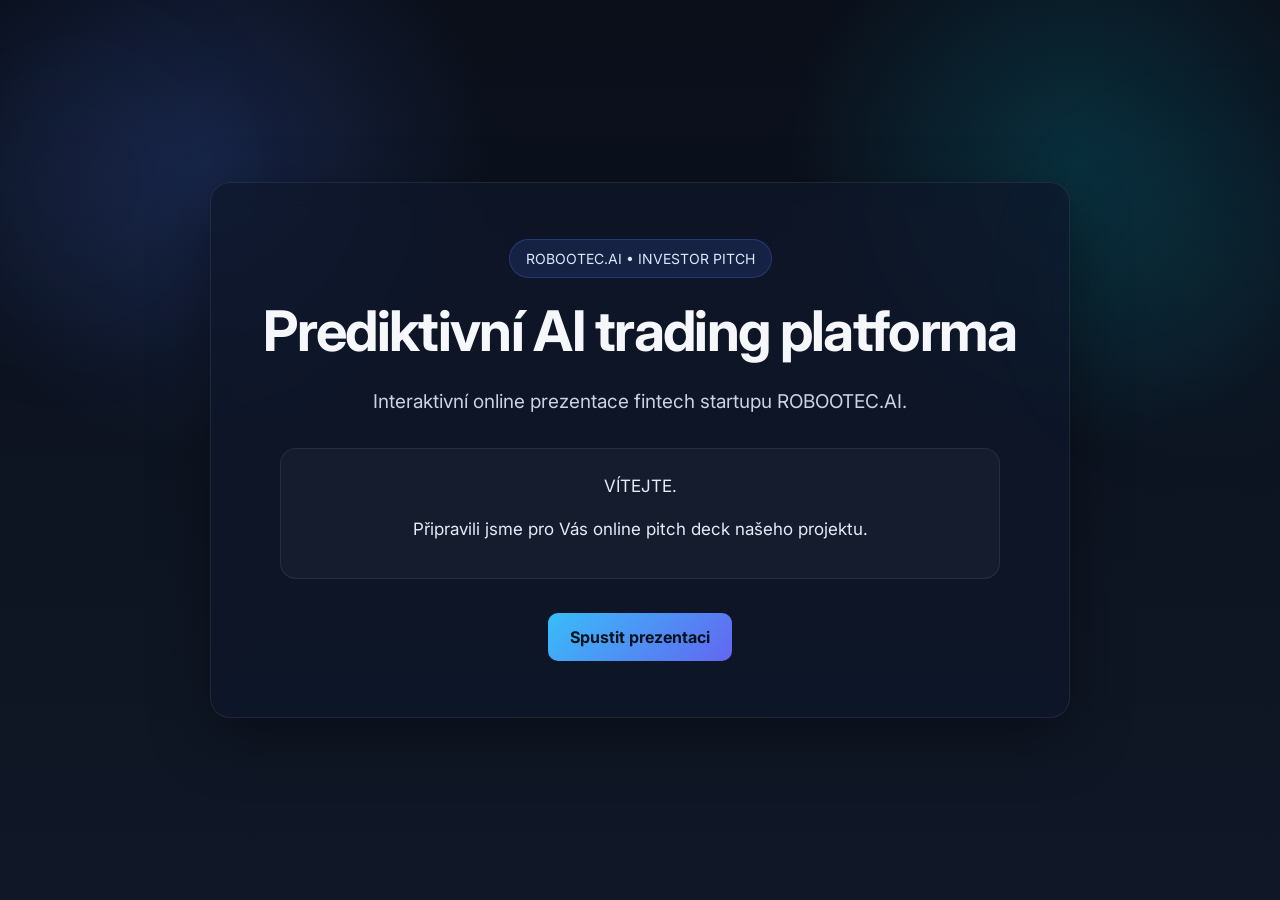
<file: index.html>
<!DOCTYPE html>
<html lang="cs">
<head>
  <meta charset="UTF-8">
  <meta name="viewport" content="width=device-width, initial-scale=1.0">
  <title>ROBOOTEC.AI — Investor Pitch</title>
  <link rel="preconnect" href="https://fonts.googleapis.com">
  <link rel="preconnect" href="https://fonts.gstatic.com" crossorigin>
  <link href="https://fonts.googleapis.com/css2?family=Inter:wght@400;500;600;700;800&display=swap" rel="stylesheet">
  <link rel="stylesheet" href="style.css">
</head>

<body class="landing-page">

<div class="landing-wrapper">

  <div class="landing-card">

    <div class="landing-badge">
      ROBOOTEC.AI • INVESTOR PITCH
    </div>

    <h1 class="landing-title-main">
      Prediktivní AI trading platforma
    </h1>

    <p class="landing-subtitle-main">
      Interaktivní online prezentace fintech startupu ROBOOTEC.AI.
    </p>

<div class="landing-founder-box">
  <p class="landing-founder-text">
    VÍTEJTE. 
  </p>

  <p class="landing-founder-text">
    Připravili jsme pro Vás online pitch deck našeho projektu.
  </p>
</div>

    <div class="landing-buttons">
      <a href="slides/slide1.html" class="btn btn-primary">
        Spustit prezentaci
      </a>
    </div>

  </div>

</div>

</body>
</html>
</file>
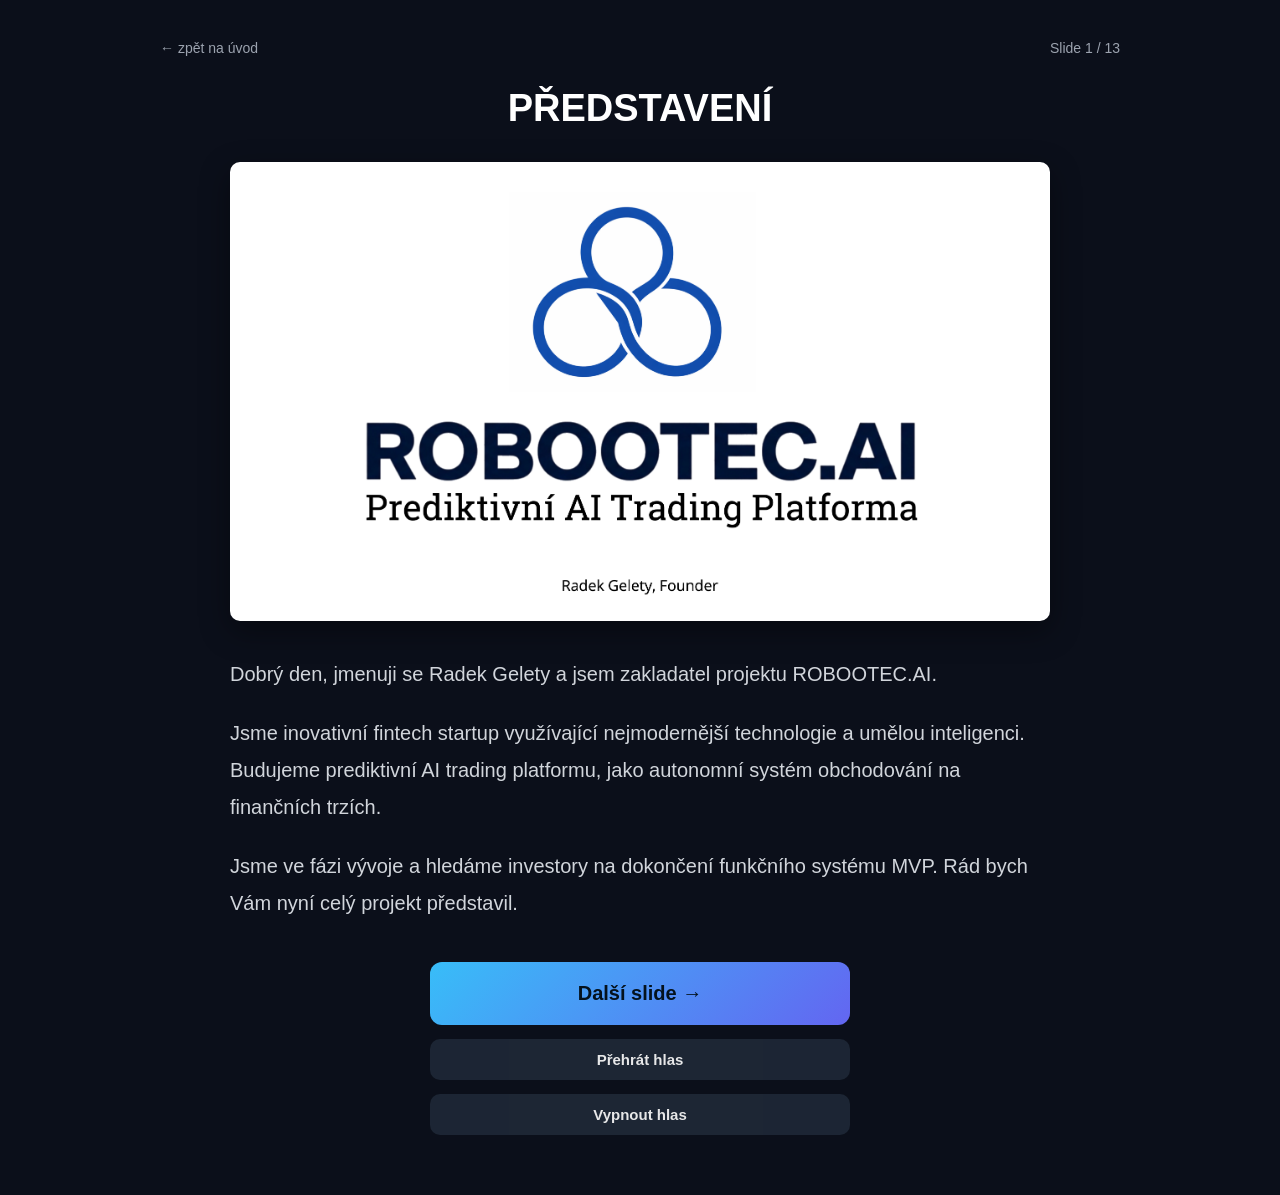
<file: slides/slide1.html>
<!DOCTYPE html>
<html lang="cs">

<head>
<meta charset="UTF-8">
<meta name="viewport" content="width=device-width, initial-scale=1.0">
<title>ROBOOTEC.AI — Slide 1</title>
<link rel="stylesheet" href="../style.css">
</head>

<body class="slide-page">

<div class="slide-container">

  <div class="slide-header">
    <a href="../index.html" class="back-link">← zpět na úvod</a>
    <div class="slide-counter">Slide 1 / 13</div>
  </div>

  <h1 class="slide-title-main">
    PŘEDSTAVENÍ
  </h1>

  <img src="slide1.jpg" class="slide-image" alt="Slide 1">

  <div class="slide-description">

    <p>
      Dobrý den, jmenuji se Radek Gelety a jsem zakladatel projektu ROBOOTEC.AI.
    </p>

    <p>
      Jsme inovativní fintech startup využívající nejmodernější technologie a umělou inteligenci. Budujeme prediktivní AI trading platformu, jako autonomní systém obchodování na finančních trzích.
    </p>

    <p>
      Jsme ve fázi vývoje a hledáme investory na dokončení funkčního systému MVP. Rád bych Vám nyní celý projekt představil.
    </p>

  </div>

  <div class="slide-buttons">
    <a href="slide2.html" class="btn btn-primary">Další slide →</a>
    <button onclick="playVoice()" class="btn btn-secondary">Přehrát hlas</button>
    <button onclick="stopVoice()" class="btn btn-secondary">Vypnout hlas</button>
  </div>

  <audio id="slideAudio">
    <source src="slide1.mp3" type="audio/mpeg">
  </audio>

</div>

<script>
function playVoice(){
  const audio = document.getElementById("slideAudio");
  audio.play();
}

function stopVoice(){
  const audio = document.getElementById("slideAudio");
  audio.pause();
  audio.currentTime = 0;
}
</script>

</body>
</html>
</file>
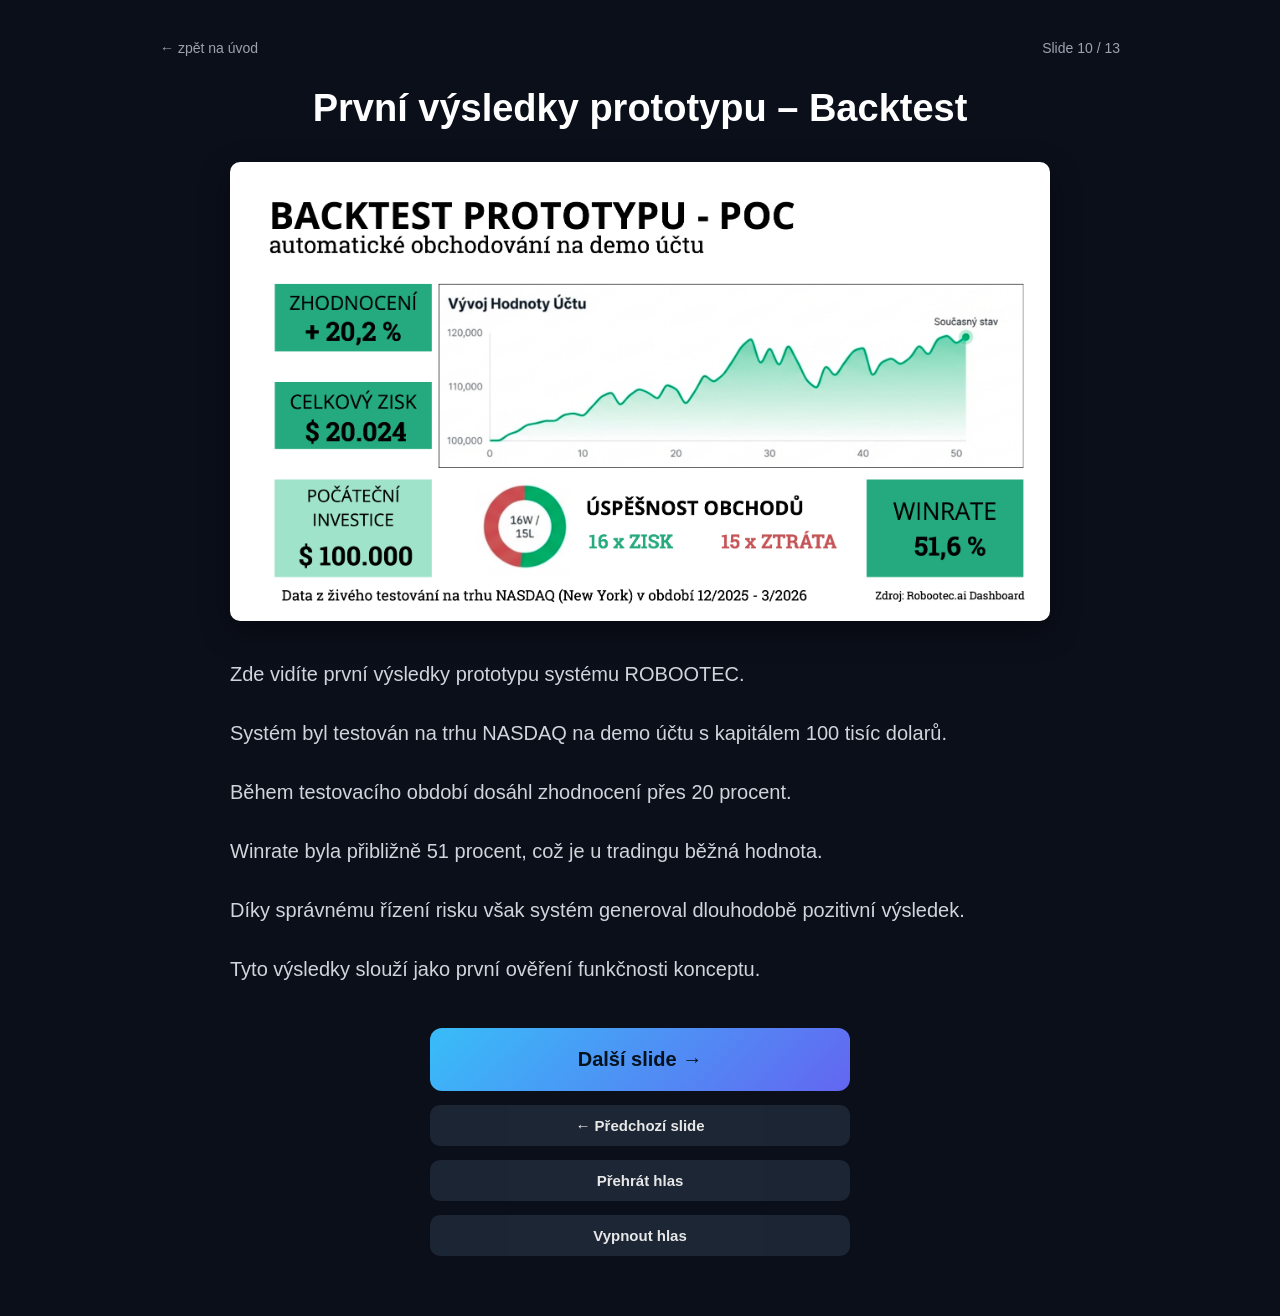
<file: slides/slide10.html>
<!DOCTYPE html>
<html lang="cs">

<head>
<meta charset="UTF-8">
<meta name="viewport" content="width=device-width, initial-scale=1.0">
<title>ROBOOTEC.AI — Slide 10</title>
<link rel="stylesheet" href="../style.css">
</head>

<body class="slide-page">

<div class="slide-container">

<div class="slide-header">
<a href="../index.html" class="back-link">← zpět na úvod</a>
<div class="slide-counter">Slide 10 / 13</div>
</div>

<h1 class="slide-title-main">
První výsledky prototypu – Backtest
</h1>

<img src="slide10.jpg" class="slide-image" alt="Slide 10">

<div class="slide-description">

<p>
Zde vidíte první výsledky prototypu systému ROBOOTEC.
</p>

<p>
Systém byl testován na trhu NASDAQ na demo účtu s kapitálem 100 tisíc dolarů.
</p>

<p>
Během testovacího období dosáhl zhodnocení přes 20 procent.
</p>

<p>
Winrate byla přibližně 51 procent, což je u tradingu běžná hodnota.
</p>

<p>
Díky správnému řízení risku však systém generoval dlouhodobě pozitivní výsledek.
</p>

<p>
Tyto výsledky slouží jako první ověření funkčnosti konceptu.
</p>

</div>

<div class="slide-buttons">

<a href="slide9.html" class="btn btn-secondary">
← Předchozí slide
</a>

<button onclick="playVoice()" class="btn btn-secondary">
Přehrát hlas
</button>

<button onclick="stopVoice()" class="btn btn-secondary">
Vypnout hlas
</button>

<a href="slide11.html" class="btn btn-primary">
Další slide →
</a>

</div>

</div>

<script src="../voice.js"></script>

<script>
const text = document.querySelector(".slide-description").innerText;

function playVoice(){
speakText(text);
}
</script>

</body>
</html>
</file>
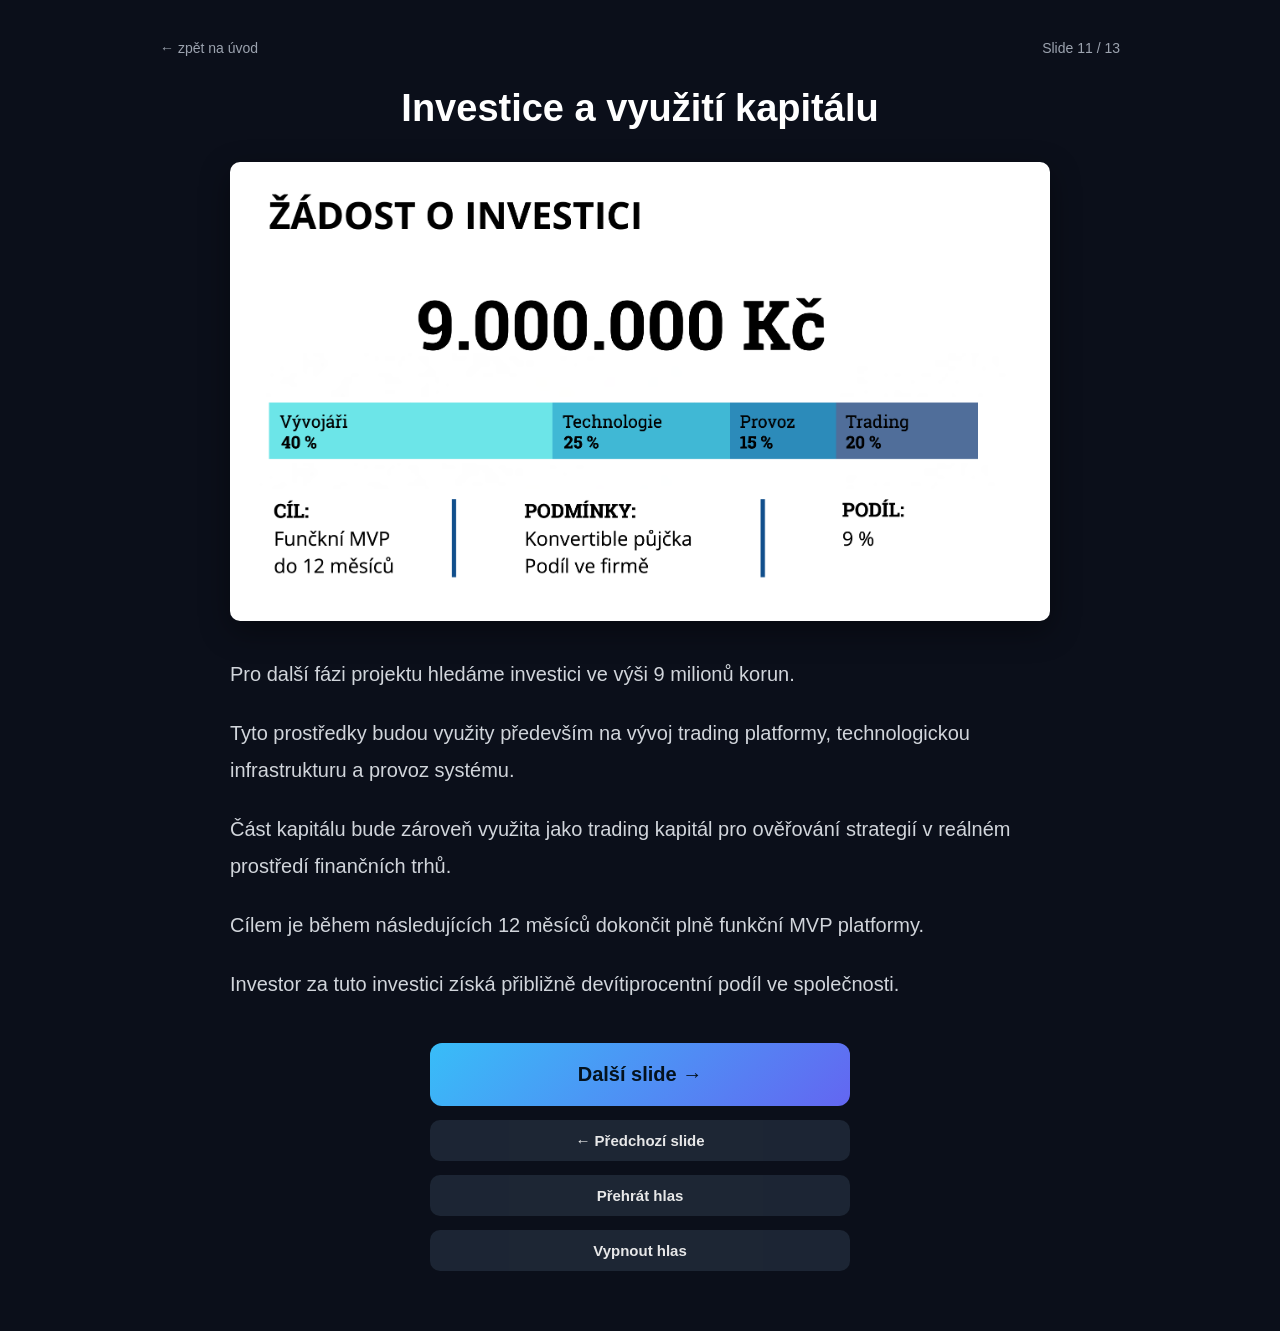
<file: slides/slide11.html>
<!DOCTYPE html>
<html lang="cs">

<head>
<meta charset="UTF-8">
<meta name="viewport" content="width=device-width, initial-scale=1.0">
<title>ROBOOTEC.AI — Slide 11</title>
<link rel="stylesheet" href="../style.css">
</head>

<body class="slide-page">

<div class="slide-container">

<div class="slide-header">
<a href="../index.html" class="back-link">← zpět na úvod</a>
<div class="slide-counter">Slide 11 / 13</div>
</div>

<h1 class="slide-title-main">
Investice a využití kapitálu
</h1>

<img src="slide11.jpg" class="slide-image" alt="Slide 11">

<div class="slide-description">

<p>
Pro další fázi projektu hledáme investici ve výši 9 milionů korun.
</p>

<p>
Tyto prostředky budou využity především na vývoj trading platformy, technologickou infrastrukturu a provoz systému.
</p>

<p>
Část kapitálu bude zároveň využita jako trading kapitál pro ověřování strategií v reálném prostředí finančních trhů.
</p>

<p>
Cílem je během následujících 12 měsíců dokončit plně funkční MVP platformy.
</p>

<p>
Investor za tuto investici získá přibližně devítiprocentní podíl ve společnosti.
</p>

</div>

<div class="slide-buttons">

<a href="slide10.html" class="btn btn-secondary">
← Předchozí slide
</a>

<button onclick="playVoice()" class="btn btn-secondary">
Přehrát hlas
</button>

<button onclick="stopVoice()" class="btn btn-secondary">
Vypnout hlas
</button>

<a href="slide12.html" class="btn btn-primary">
Další slide →
</a>

</div>

</div>

<script src="../voice.js"></script>

<script>
const text = document.querySelector(".slide-description").innerText;

function playVoice(){
speakText(text);
}
</script>

</body>
</html>
</file>
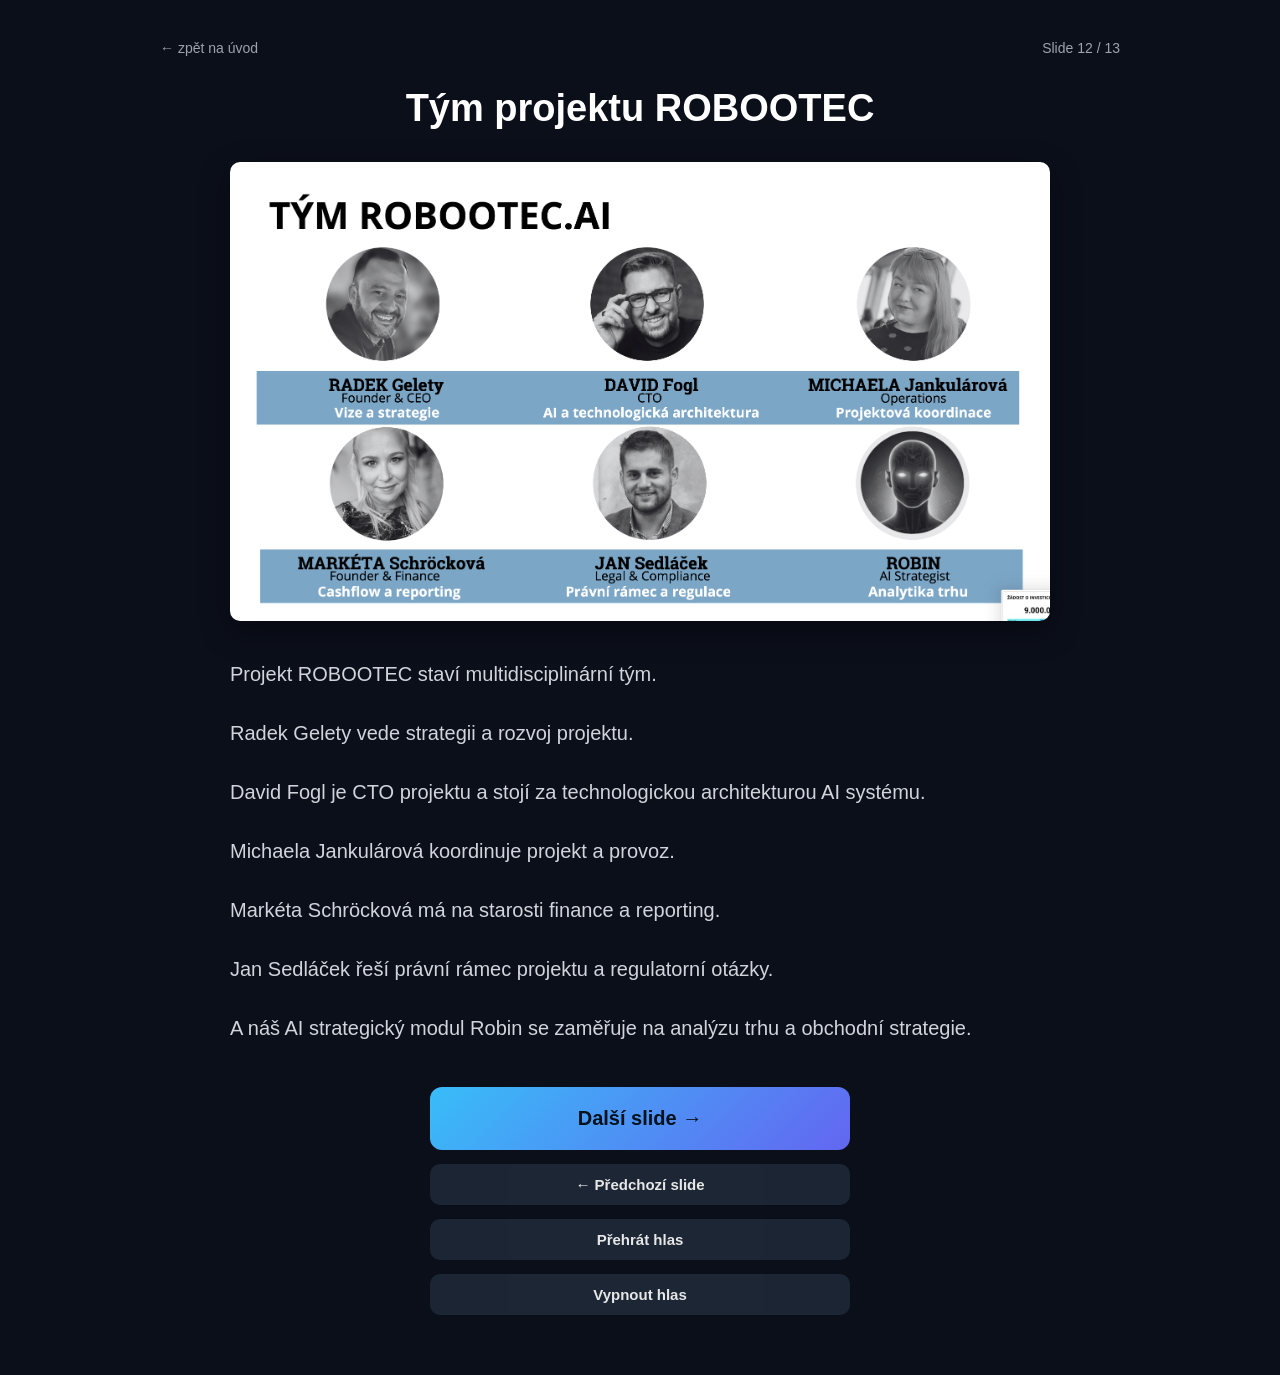
<file: slides/slide12.html>
<!DOCTYPE html>
<html lang="cs">

<head>
<meta charset="UTF-8">
<meta name="viewport" content="width=device-width, initial-scale=1.0">
<title>ROBOOTEC.AI — Slide 12</title>
<link rel="stylesheet" href="../style.css">
</head>

<body class="slide-page">

<div class="slide-container">

<div class="slide-header">
<a href="../index.html" class="back-link">← zpět na úvod</a>
<div class="slide-counter">Slide 12 / 13</div>
</div>

<h1 class="slide-title-main">
Tým projektu ROBOOTEC
</h1>

<img src="slide12.jpg" class="slide-image" alt="Slide 12">

<div class="slide-description">

<p>
Projekt ROBOOTEC staví multidisciplinární tým.
</p>

<p>
Radek Gelety vede strategii a rozvoj projektu.
</p>

<p>
David Fogl je CTO projektu a stojí za technologickou architekturou AI systému.
</p>

<p>
Michaela Jankulárová koordinuje projekt a provoz.
</p>

<p>
Markéta Schröcková má na starosti finance a reporting.
</p>

<p>
Jan Sedláček řeší právní rámec projektu a regulatorní otázky.
</p>

<p>
A náš AI strategický modul Robin se zaměřuje na analýzu trhu a obchodní strategie.
</p>

</div>

<div class="slide-buttons">

<a href="slide11.html" class="btn btn-secondary">
← Předchozí slide
</a>

<button onclick="playVoice()" class="btn btn-secondary">
Přehrát hlas
</button>

<button onclick="stopVoice()" class="btn btn-secondary">
Vypnout hlas
</button>

<a href="slide13.html" class="btn btn-primary">
Další slide →
</a>

</div>

</div>

<script src="../voice.js"></script>

<script>
const text = document.querySelector(".slide-description").innerText;

function playVoice(){
speakText(text);
}
</script>

</body>
</html>
</file>
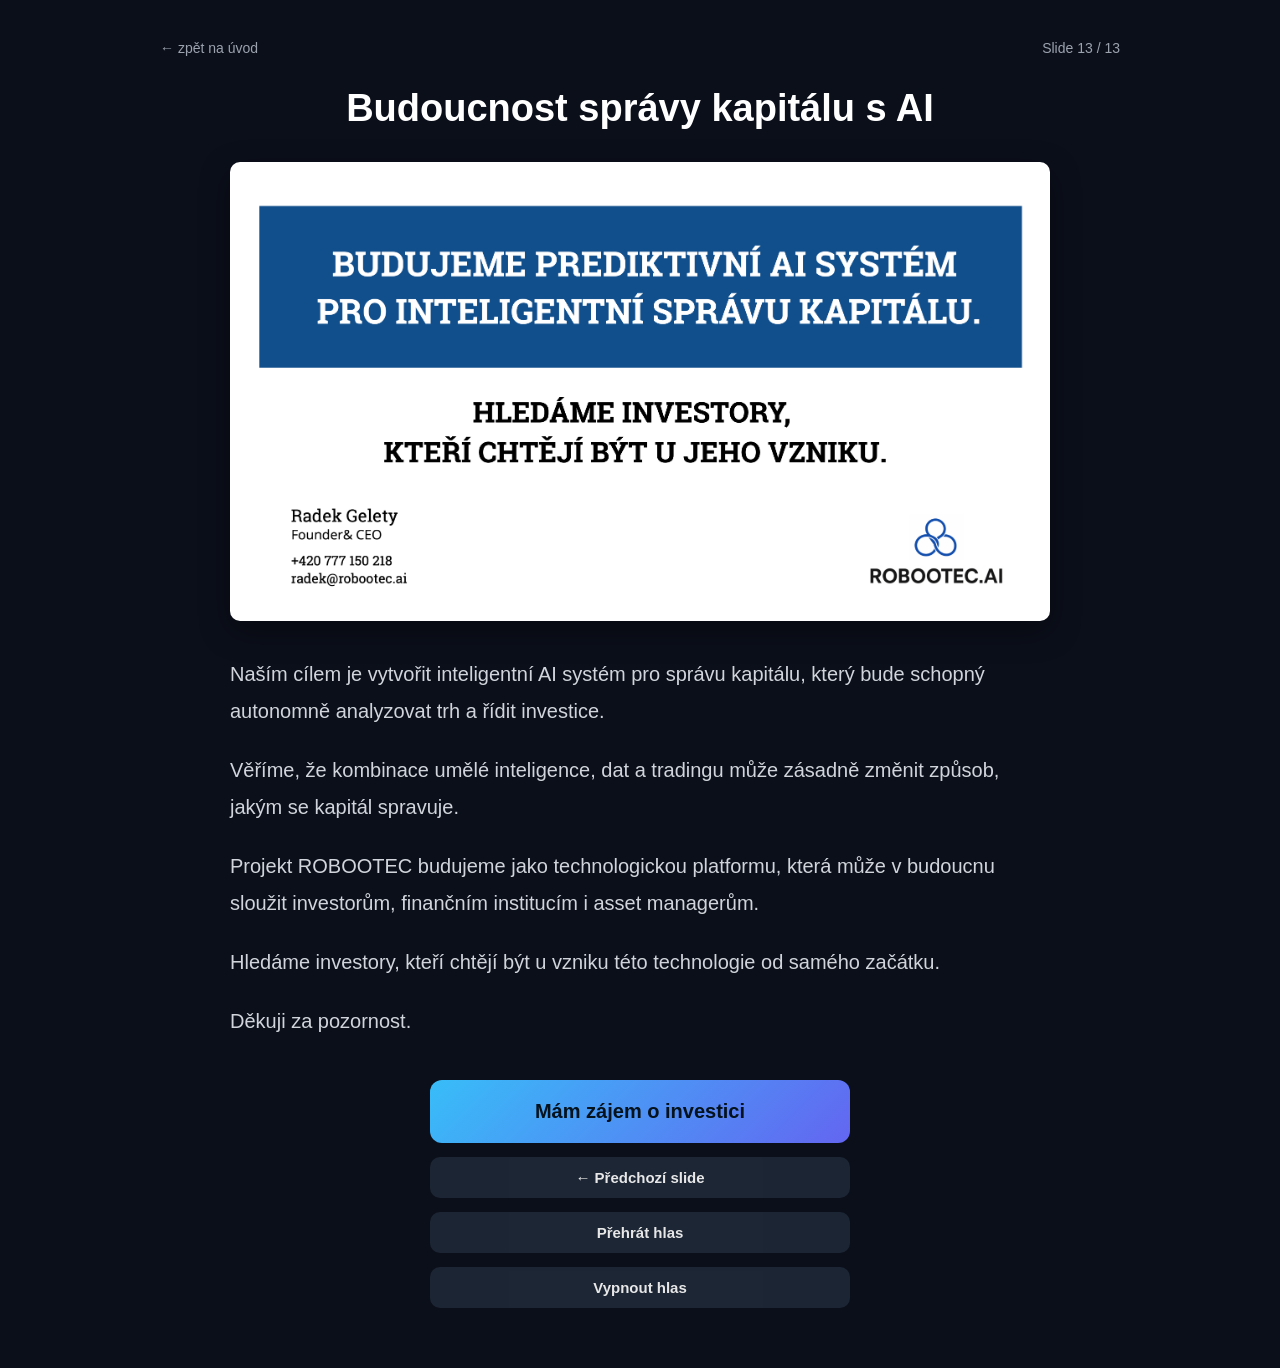
<file: slides/slide13.html>
<!DOCTYPE html>
<html lang="cs">

<head>
<meta charset="UTF-8">
<meta name="viewport" content="width=device-width, initial-scale=1.0">
<title>ROBOOTEC.AI — Slide 13</title>
<link rel="stylesheet" href="../style.css">
</head>

<body class="slide-page">

<div class="slide-container">

<div class="slide-header">
<a href="../index.html" class="back-link">← zpět na úvod</a>
<div class="slide-counter">Slide 13 / 13</div>
</div>

<h1 class="slide-title-main">
Budoucnost správy kapitálu s AI
</h1>

<img src="slide13.jpg" class="slide-image" alt="Slide 13">

<div class="slide-description">

<p>
Naším cílem je vytvořit inteligentní AI systém pro správu kapitálu, který bude schopný autonomně analyzovat trh a řídit investice.
</p>

<p>
Věříme, že kombinace umělé inteligence, dat a tradingu může zásadně změnit způsob, jakým se kapitál spravuje.
</p>

<p>
Projekt ROBOOTEC budujeme jako technologickou platformu, která může v budoucnu sloužit investorům, finančním institucím i asset managerům.
</p>

<p>
Hledáme investory, kteří chtějí být u vzniku této technologie od samého začátku.
</p>

<p>
Děkuji za pozornost.
</p>

</div>

<div class="slide-buttons">

<a href="slide12.html" class="btn btn-secondary">
← Předchozí slide
</a>

<button onclick="playVoice()" class="btn btn-secondary">
Přehrát hlas
</button>

<button onclick="stopVoice()" class="btn btn-secondary">
Vypnout hlas
</button>

<a href="mailto:radek@robootec.ai" class="btn btn-primary">
Mám zájem o investici
</a>

</div>

</div>

<script src="../voice.js"></script>

<script>
const text = document.querySelector(".slide-description").innerText;

function playVoice(){
speakText(text);
}
</script>

</body>
</html>
</file>
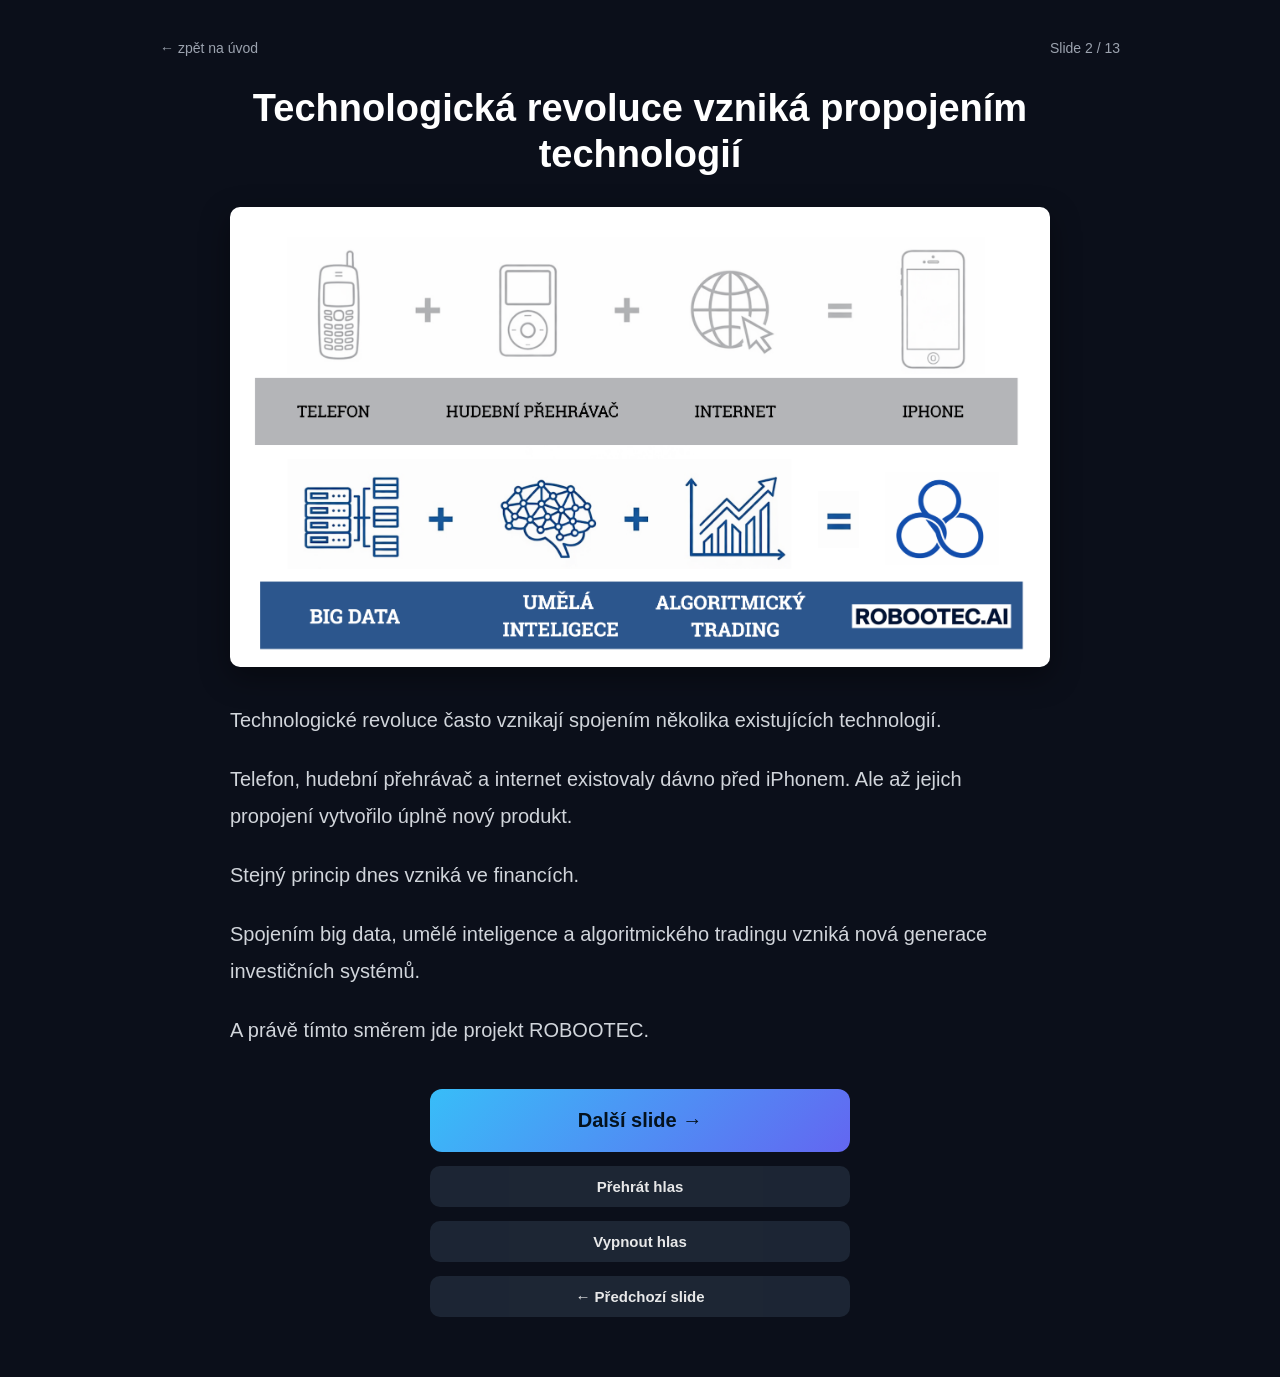
<file: slides/slide2.html>
<!DOCTYPE html>
<html lang="cs">

<head>
<meta charset="UTF-8">
<meta name="viewport" content="width=device-width, initial-scale=1.0">
<title>ROBOOTEC.AI — Slide 2</title>
<link rel="stylesheet" href="../style.css">
</head>

<body class="slide-page">

<div class="slide-container">

  <div class="slide-header">
    <a href="../index.html" class="back-link">← zpět na úvod</a>
    <div class="slide-counter">Slide 2 / 13</div>
  </div>

  <h1 class="slide-title-main">
    Technologická revoluce vzniká propojením technologií
  </h1>

  <img src="slide2.jpg" class="slide-image" alt="Slide 2">

  <div class="slide-description">

    <p>
      Technologické revoluce často vznikají spojením několika existujících technologií.
    </p>

    <p>
      Telefon, hudební přehrávač a internet existovaly dávno před iPhonem. Ale až jejich propojení vytvořilo úplně nový produkt.
    </p>

    <p>
      Stejný princip dnes vzniká ve financích.
    </p>

    <p>
      Spojením big data, umělé inteligence a algoritmického tradingu vzniká nová generace investičních systémů.
    </p>

    <p>
      A právě tímto směrem jde projekt ROBOOTEC.
    </p>

  </div>

  <div class="slide-buttons">

    <a href="slide3.html" class="btn btn-primary">
      Další slide →
    </a>

    <button onclick="playVoice()" class="btn btn-secondary">
      Přehrát hlas
    </button>

    <button onclick="stopVoice()" class="btn btn-secondary">
      Vypnout hlas
    </button>

    <a href="slide1.html" class="btn btn-secondary">
      ← Předchozí slide
    </a>

  </div>

  <audio id="slideAudio">
    <source src="slide2.mp3" type="audio/mpeg">
  </audio>

</div>

<script>
function playVoice(){
  const audio = document.getElementById("slideAudio");
  audio.play();
}

function stopVoice(){
  const audio = document.getElementById("slideAudio");
  audio.pause();
  audio.currentTime = 0;
}
</script>

</body>
</html>
</file>
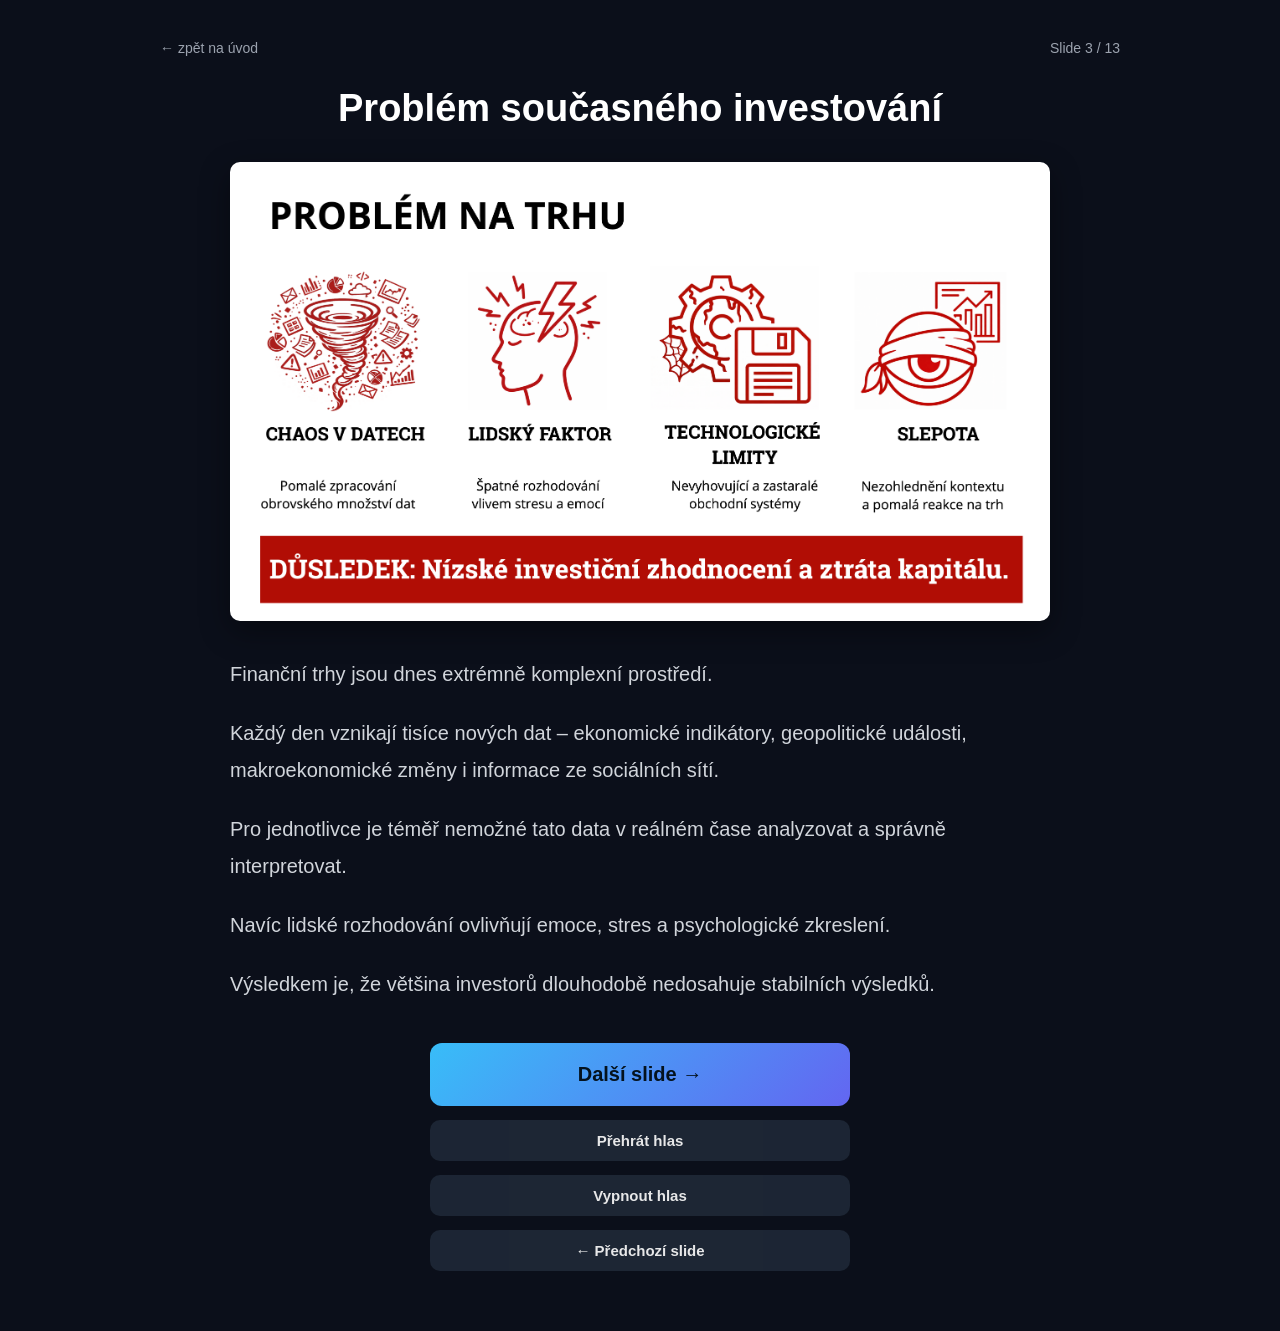
<file: slides/slide3.html>
<!DOCTYPE html>
<html lang="cs">

<head>
<meta charset="UTF-8">
<meta name="viewport" content="width=device-width, initial-scale=1.0">
<title>ROBOOTEC.AI — Slide 3</title>
<link rel="stylesheet" href="../style.css">
</head>

<body class="slide-page">

<div class="slide-container">

  <div class="slide-header">
    <a href="../index.html" class="back-link">← zpět na úvod</a>
    <div class="slide-counter">Slide 3 / 13</div>
  </div>

  <h1 class="slide-title-main">
    Problém současného investování
  </h1>

  <img src="slide3.jpg" class="slide-image" alt="Slide 3">

  <div class="slide-description">

    <p>
      Finanční trhy jsou dnes extrémně komplexní prostředí.
    </p>

    <p>
      Každý den vznikají tisíce nových dat – ekonomické indikátory, geopolitické události, makroekonomické změny i informace ze sociálních sítí.
    </p>

    <p>
      Pro jednotlivce je téměř nemožné tato data v reálném čase analyzovat a správně interpretovat.
    </p>

    <p>
      Navíc lidské rozhodování ovlivňují emoce, stres a psychologické zkreslení.
    </p>

    <p>
      Výsledkem je, že většina investorů dlouhodobě nedosahuje stabilních výsledků.
    </p>

  </div>

  <div class="slide-buttons">

    <a href="slide4.html" class="btn btn-primary">
      Další slide →
    </a>

    <button onclick="playVoice()" class="btn btn-secondary">
      Přehrát hlas
    </button>

    <button onclick="stopVoice()" class="btn btn-secondary">
      Vypnout hlas
    </button>

    <a href="slide2.html" class="btn btn-secondary">
      ← Předchozí slide
    </a>

  </div>

  <audio id="slideAudio">
    <source src="slide3.mp3" type="audio/mpeg">
  </audio>

</div>

<script>
function playVoice(){
  const audio = document.getElementById("slideAudio");
  audio.play();
}

function stopVoice(){
  const audio = document.getElementById("slideAudio");
  audio.pause();
  audio.currentTime = 0;
}
</script>

</body>
</html>
</file>
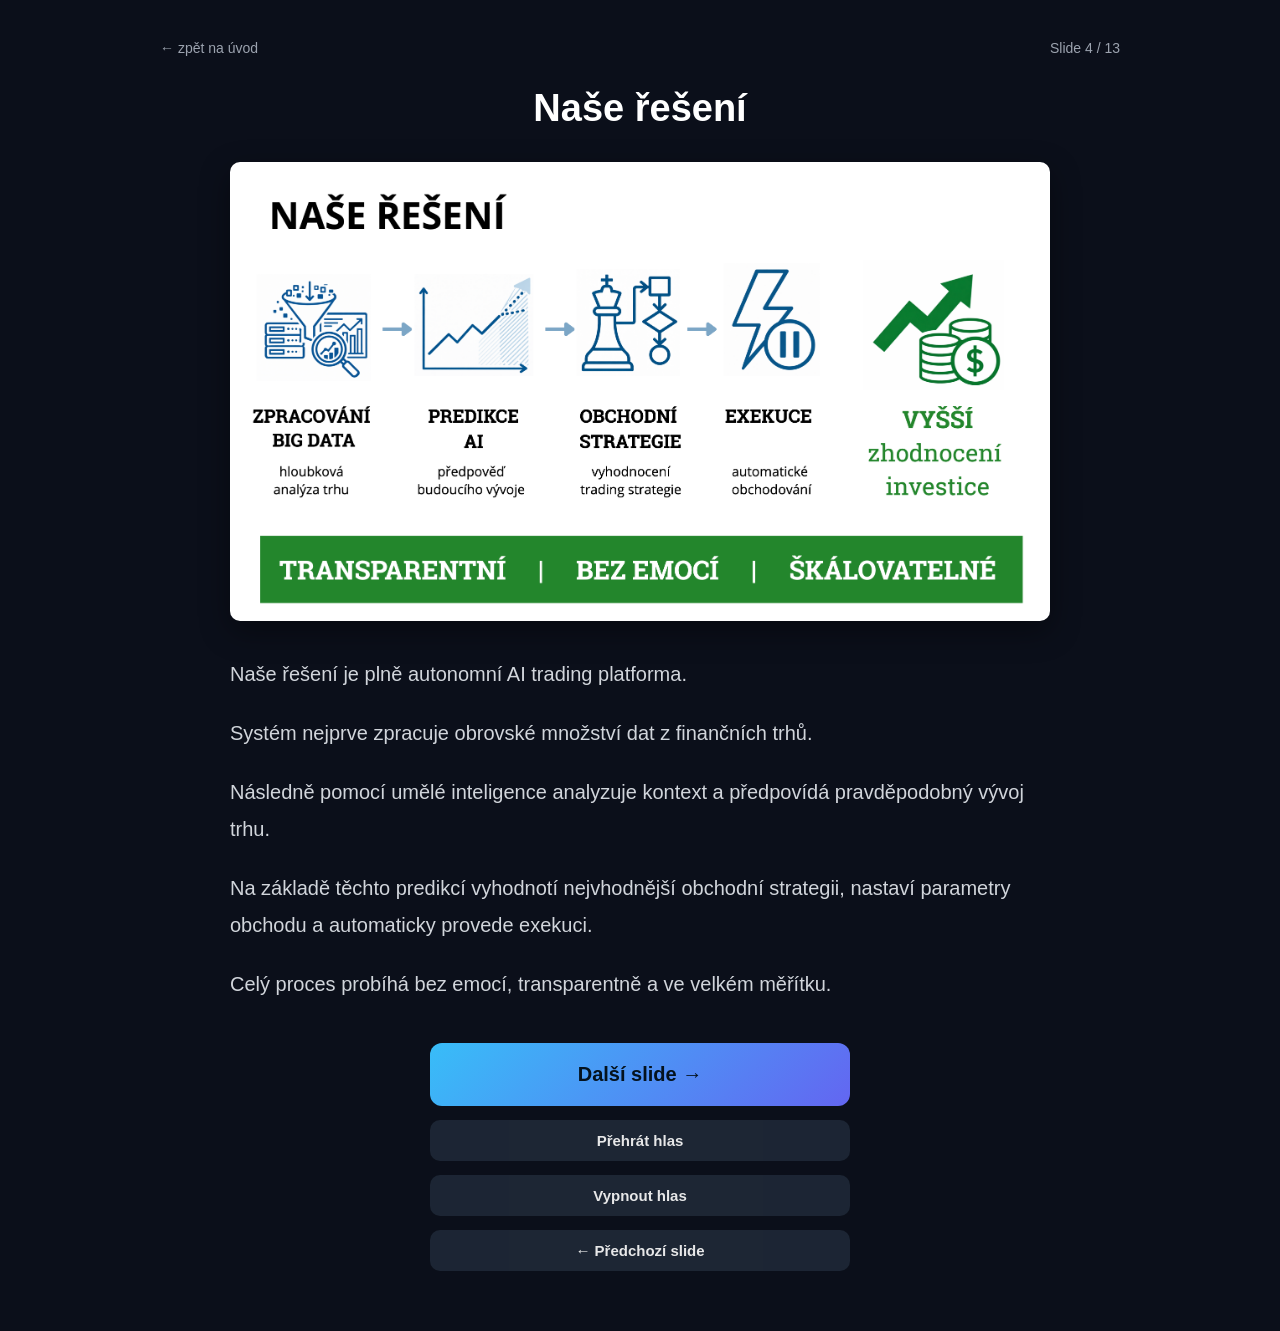
<file: slides/slide4.html>
<!DOCTYPE html>
<html lang="cs">

<head>
<meta charset="UTF-8">
<meta name="viewport" content="width=device-width, initial-scale=1.0">
<title>ROBOOTEC.AI — Slide 4</title>
<link rel="stylesheet" href="../style.css">
</head>

<body class="slide-page">

<div class="slide-container">

  <div class="slide-header">
    <a href="../index.html" class="back-link">← zpět na úvod</a>
    <div class="slide-counter">Slide 4 / 13</div>
  </div>

  <h1 class="slide-title-main">
    Naše řešení
  </h1>

  <img src="slide4.jpg" class="slide-image" alt="Slide 4">

  <div class="slide-description">

    <p>
      Naše řešení je plně autonomní AI trading platforma.
    </p>

    <p>
      Systém nejprve zpracuje obrovské množství dat z finančních trhů.
    </p>

    <p>
      Následně pomocí umělé inteligence analyzuje kontext a předpovídá pravděpodobný vývoj trhu.
    </p>

    <p>
      Na základě těchto predikcí vyhodnotí nejvhodnější obchodní strategii, nastaví parametry obchodu a automaticky provede exekuci.
    </p>

    <p>
      Celý proces probíhá bez emocí, transparentně a ve velkém měřítku.
    </p>

  </div>

  <div class="slide-buttons">

    <a href="slide5.html" class="btn btn-primary">
      Další slide →
    </a>

    <button onclick="playVoice()" class="btn btn-secondary">
      Přehrát hlas
    </button>

    <button onclick="stopVoice()" class="btn btn-secondary">
      Vypnout hlas
    </button>

    <a href="slide3.html" class="btn btn-secondary">
      ← Předchozí slide
    </a>

  </div>

  <audio id="slideAudio">
    <source src="slide4.mp3" type="audio/mpeg">
  </audio>

</div>

<script>
function playVoice(){
  const audio = document.getElementById("slideAudio");
  audio.play();
}

function stopVoice(){
  const audio = document.getElementById("slideAudio");
  audio.pause();
  audio.currentTime = 0;
}
</script>

</body>
</html>
</file>
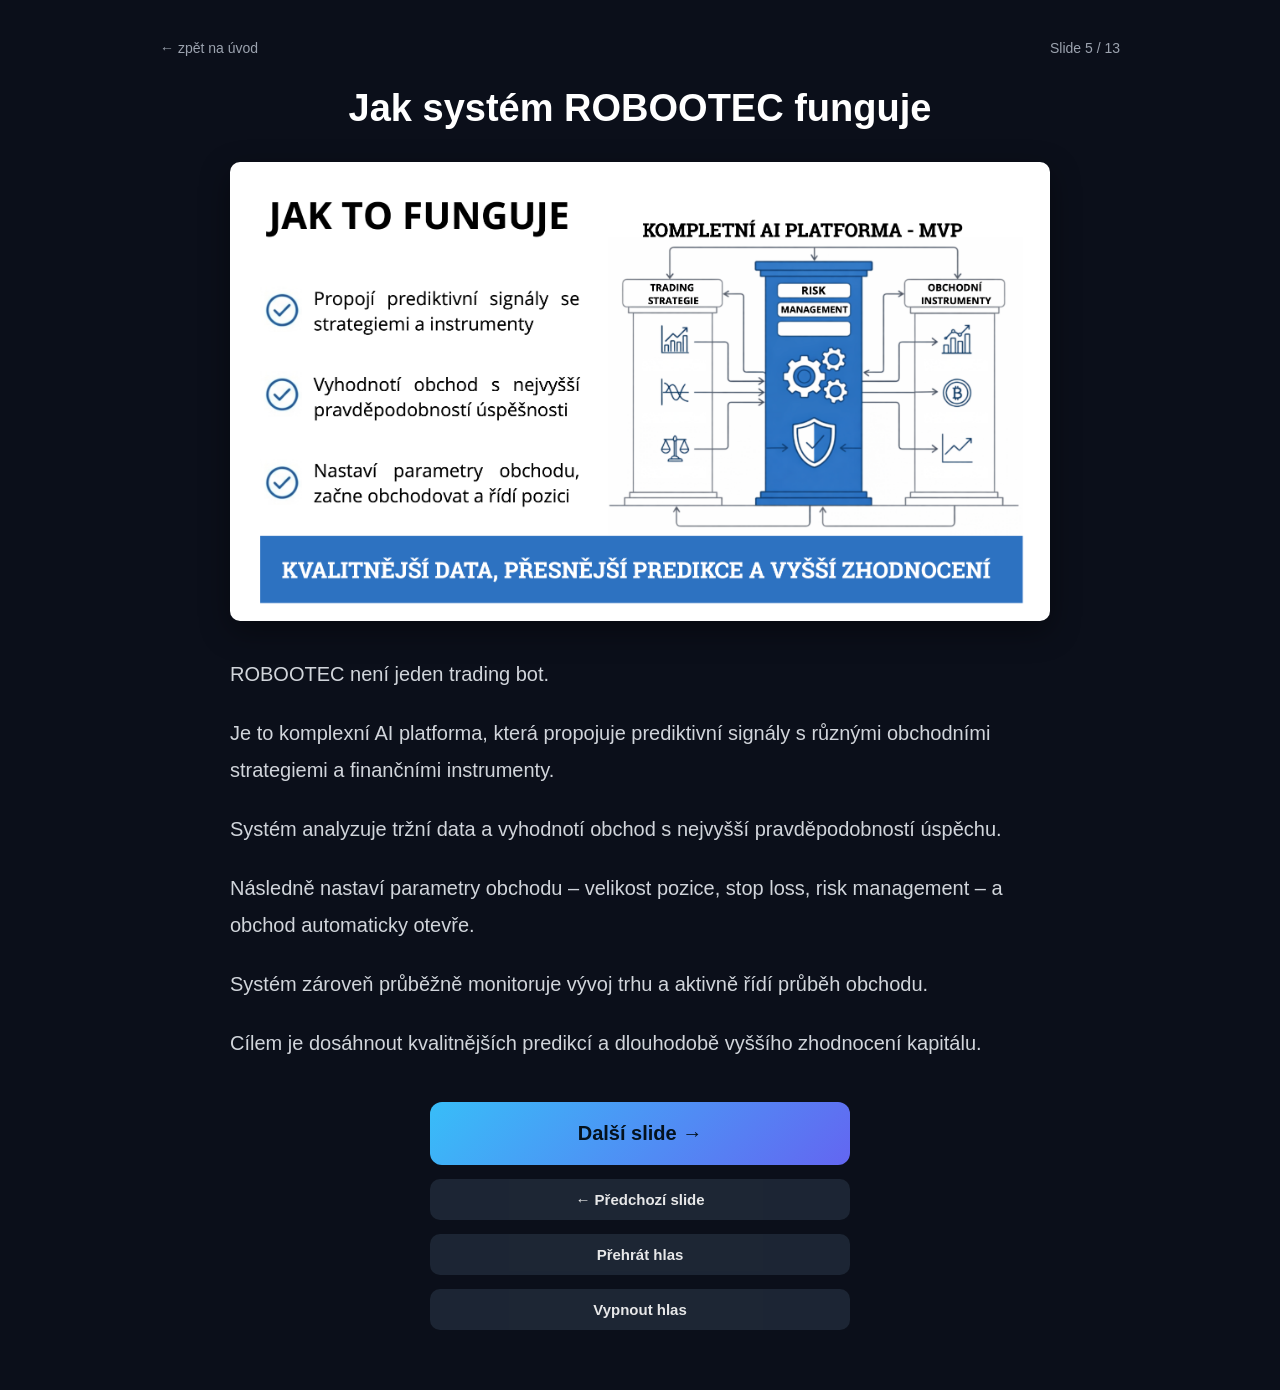
<file: slides/slide5.html>
<!DOCTYPE html>
<html lang="cs">

<head>
<meta charset="UTF-8">
<meta name="viewport" content="width=device-width, initial-scale=1.0">
<title>ROBOOTEC.AI — Slide 5</title>
<link rel="stylesheet" href="../style.css">
</head>

<body class="slide-page">

<div class="slide-container">

<div class="slide-header">
<a href="../index.html" class="back-link">← zpět na úvod</a>
<div class="slide-counter">Slide 5 / 13</div>
</div>

<h1 class="slide-title-main">
Jak systém ROBOOTEC funguje
</h1>

<img src="slide5.jpg" class="slide-image" alt="Slide 5">

<div class="slide-description">

<p>
ROBOOTEC není jeden trading bot.
</p>

<p>
Je to komplexní AI platforma, která propojuje prediktivní signály s různými obchodními strategiemi a finančními instrumenty.
</p>

<p>
Systém analyzuje tržní data a vyhodnotí obchod s nejvyšší pravděpodobností úspěchu.
</p>

<p>
Následně nastaví parametry obchodu – velikost pozice, stop loss, risk management – a obchod automaticky otevře.
</p>

<p>
Systém zároveň průběžně monitoruje vývoj trhu a aktivně řídí průběh obchodu.
</p>

<p>
Cílem je dosáhnout kvalitnějších predikcí a dlouhodobě vyššího zhodnocení kapitálu.
</p>

</div>

<div class="slide-buttons">

<a href="slide4.html" class="btn btn-secondary">
← Předchozí slide
</a>

<button onclick="playVoice()" class="btn btn-secondary">
Přehrát hlas
</button>

<button onclick="stopVoice()" class="btn btn-secondary">
Vypnout hlas
</button>

<a href="slide6.html" class="btn btn-primary">
Další slide →
</a>

</div>

</div>

<script src="../voice.js"></script>

<script>
const text = document.querySelector(".slide-description").innerText;

function playVoice(){
speakText(text);
}
</script>

</body>
</html>
</file>
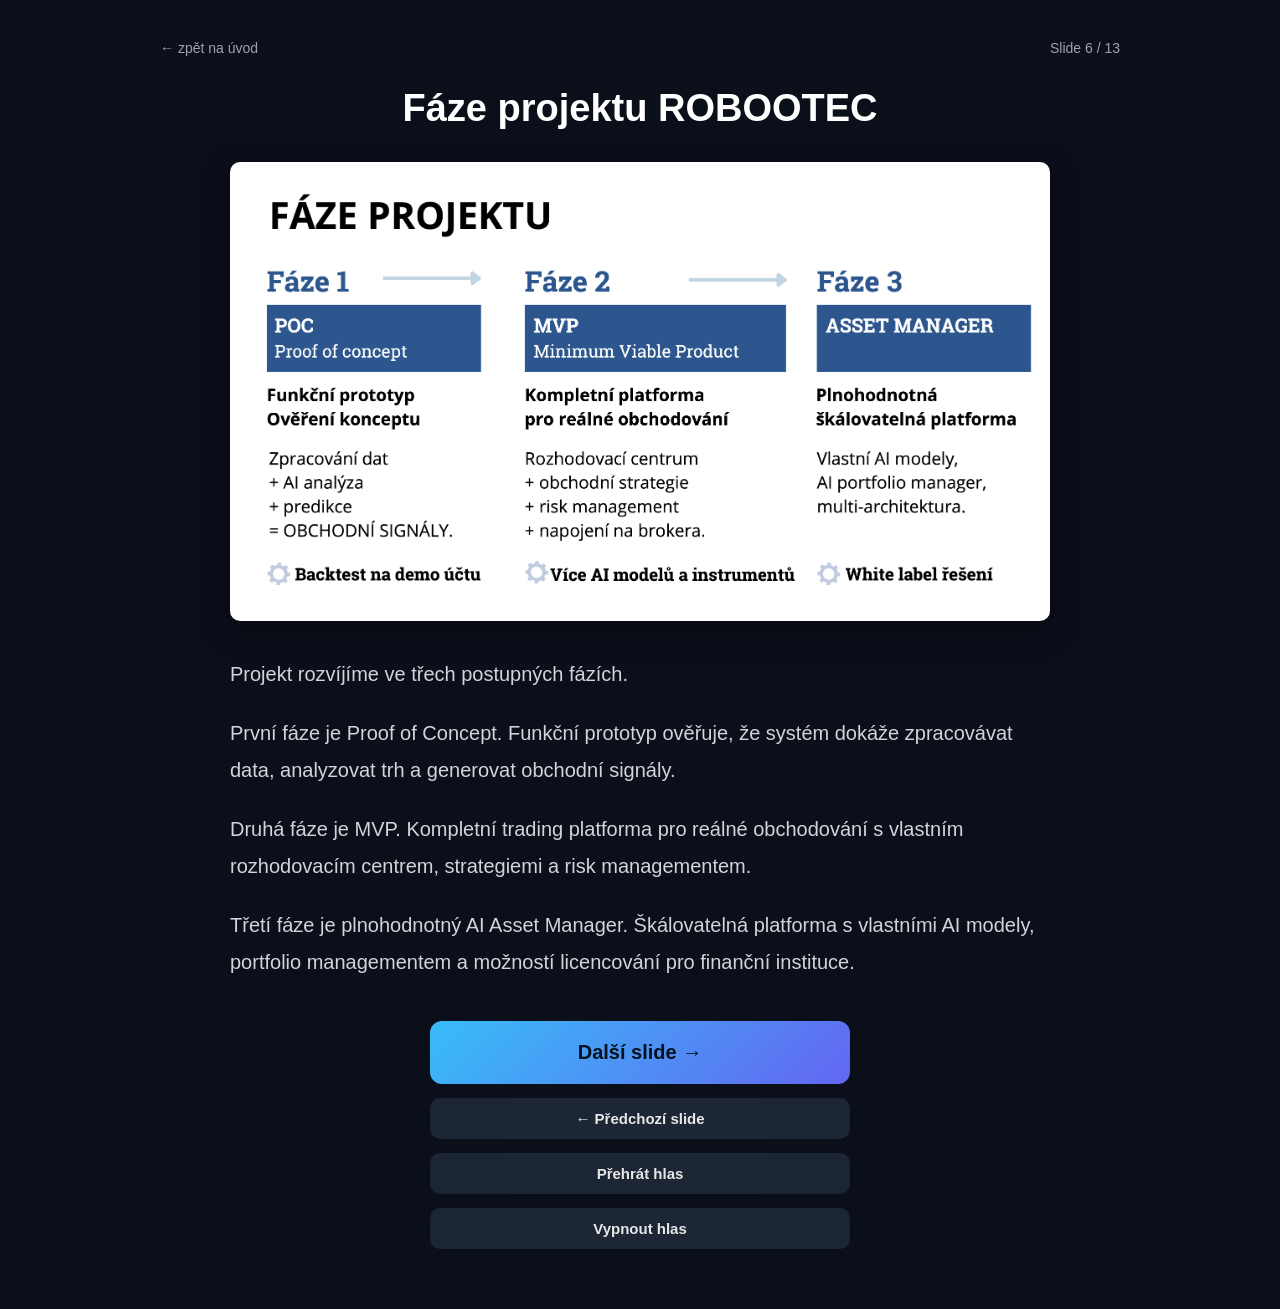
<file: slides/slide6.html>
<!DOCTYPE html>
<html lang="cs">

<head>
<meta charset="UTF-8">
<meta name="viewport" content="width=device-width, initial-scale=1.0">
<title>ROBOOTEC.AI — Slide 6</title>
<link rel="stylesheet" href="../style.css">
</head>

<body class="slide-page">

<div class="slide-container">

<div class="slide-header">
<a href="../index.html" class="back-link">← zpět na úvod</a>
<div class="slide-counter">Slide 6 / 13</div>
</div>

<h1 class="slide-title-main">
Fáze projektu ROBOOTEC
</h1>

<img src="slide6.jpg" class="slide-image" alt="Slide 6">

<div class="slide-description">

<p>
Projekt rozvíjíme ve třech postupných fázích.
</p>

<p>
První fáze je Proof of Concept. Funkční prototyp ověřuje, že systém dokáže zpracovávat data, analyzovat trh a generovat obchodní signály.
</p>

<p>
Druhá fáze je MVP. Kompletní trading platforma pro reálné obchodování s vlastním rozhodovacím centrem, strategiemi a risk managementem.
</p>

<p>
Třetí fáze je plnohodnotný AI Asset Manager. Škálovatelná platforma s vlastními AI modely, portfolio managementem a možností licencování pro finanční instituce.
</p>

</div>

<div class="slide-buttons">

<a href="slide5.html" class="btn btn-secondary">
← Předchozí slide
</a>

<button onclick="playVoice()" class="btn btn-secondary">
Přehrát hlas
</button>

<button onclick="stopVoice()" class="btn btn-secondary">
Vypnout hlas
</button>

<a href="slide7.html" class="btn btn-primary">
Další slide →
</a>

</div>

</div>

<script src="../voice.js"></script>

<script>
const text = document.querySelector(".slide-description").innerText;

function playVoice(){
speakText(text);
}
</script>

</body>
</html>
</file>
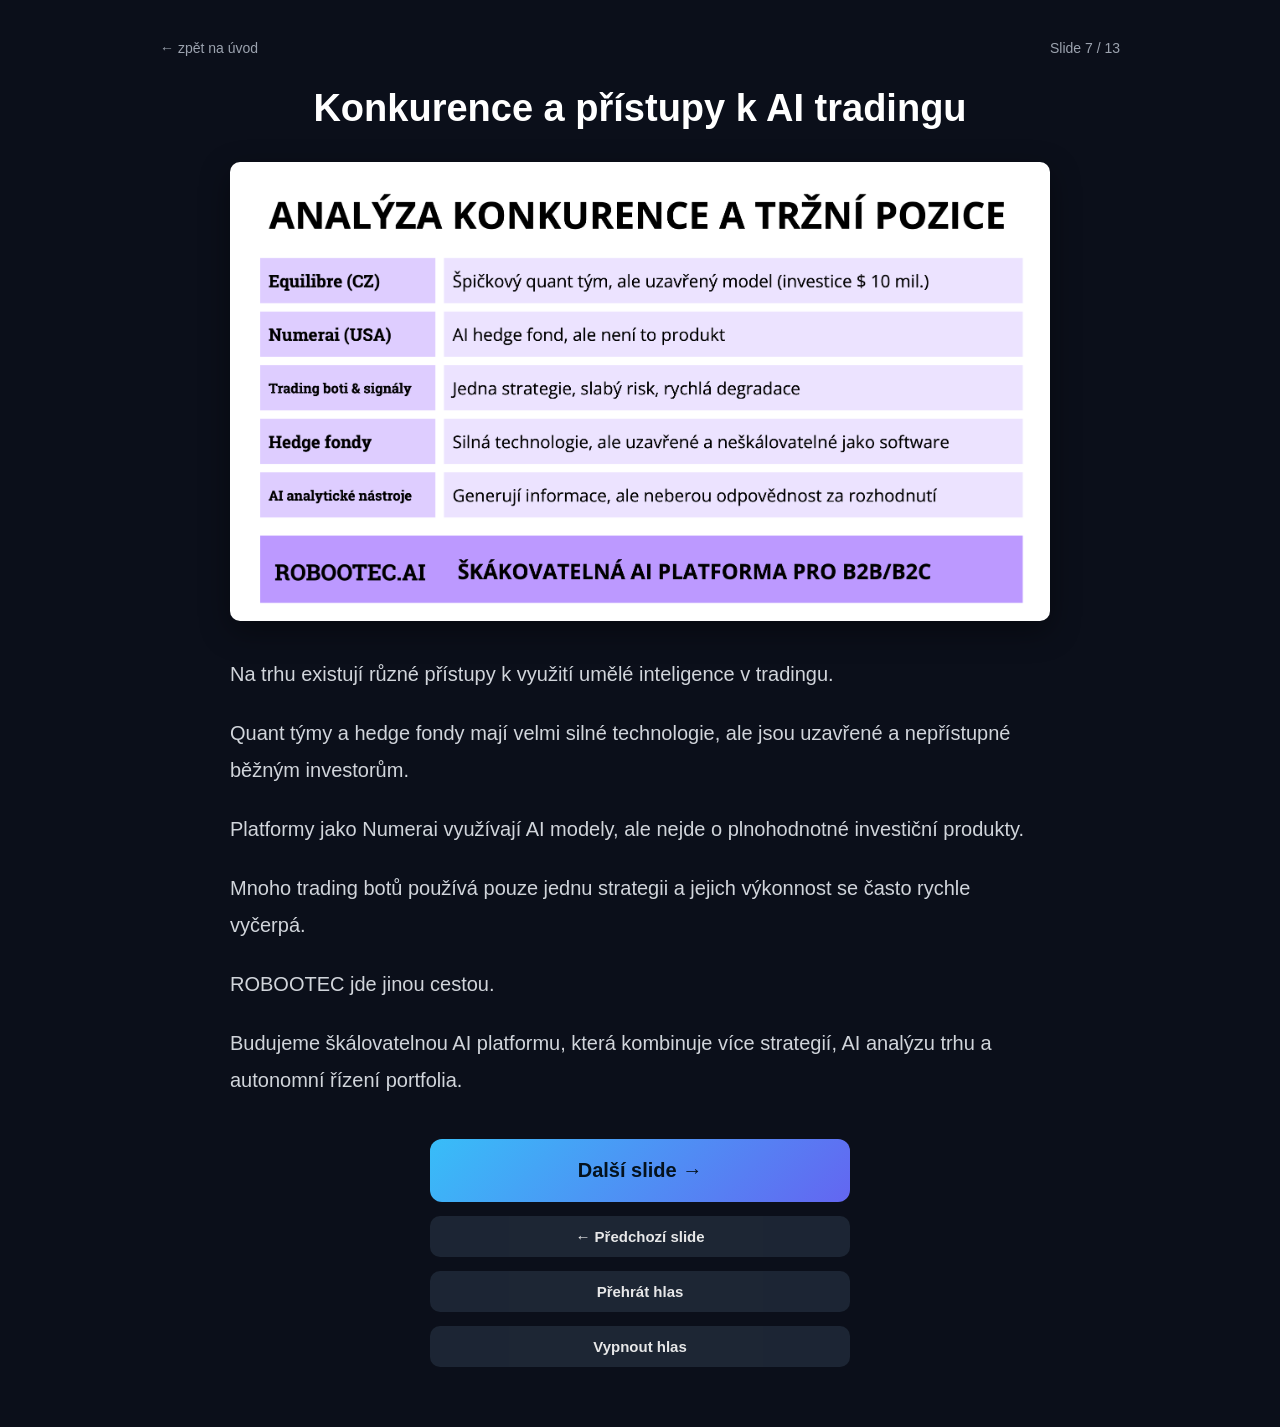
<file: slides/slide7.html>
<!DOCTYPE html>
<html lang="cs">

<head>
<meta charset="UTF-8">
<meta name="viewport" content="width=device-width, initial-scale=1.0">
<title>ROBOOTEC.AI — Slide 7</title>
<link rel="stylesheet" href="../style.css">
</head>

<body class="slide-page">

<div class="slide-container">

<div class="slide-header">
<a href="../index.html" class="back-link">← zpět na úvod</a>
<div class="slide-counter">Slide 7 / 13</div>
</div>

<h1 class="slide-title-main">
Konkurence a přístupy k AI tradingu
</h1>

<img src="slide7.jpg" class="slide-image" alt="Slide 7">

<div class="slide-description">

<p>
Na trhu existují různé přístupy k využití umělé inteligence v tradingu.
</p>

<p>
Quant týmy a hedge fondy mají velmi silné technologie, ale jsou uzavřené a nepřístupné běžným investorům.
</p>

<p>
Platformy jako Numerai využívají AI modely, ale nejde o plnohodnotné investiční produkty.
</p>

<p>
Mnoho trading botů používá pouze jednu strategii a jejich výkonnost se často rychle vyčerpá.
</p>

<p>
ROBOOTEC jde jinou cestou.
</p>

<p>
Budujeme škálovatelnou AI platformu, která kombinuje více strategií, AI analýzu trhu a autonomní řízení portfolia.
</p>

</div>

<div class="slide-buttons">

<a href="slide6.html" class="btn btn-secondary">
← Předchozí slide
</a>

<button onclick="playVoice()" class="btn btn-secondary">
Přehrát hlas
</button>

<button onclick="stopVoice()" class="btn btn-secondary">
Vypnout hlas
</button>

<a href="slide8.html" class="btn btn-primary">
Další slide →
</a>

</div>

</div>

<script src="../voice.js"></script>

<script>
const text = document.querySelector(".slide-description").innerText;

function playVoice(){
speakText(text);
}
</script>

</body>
</html>
</file>
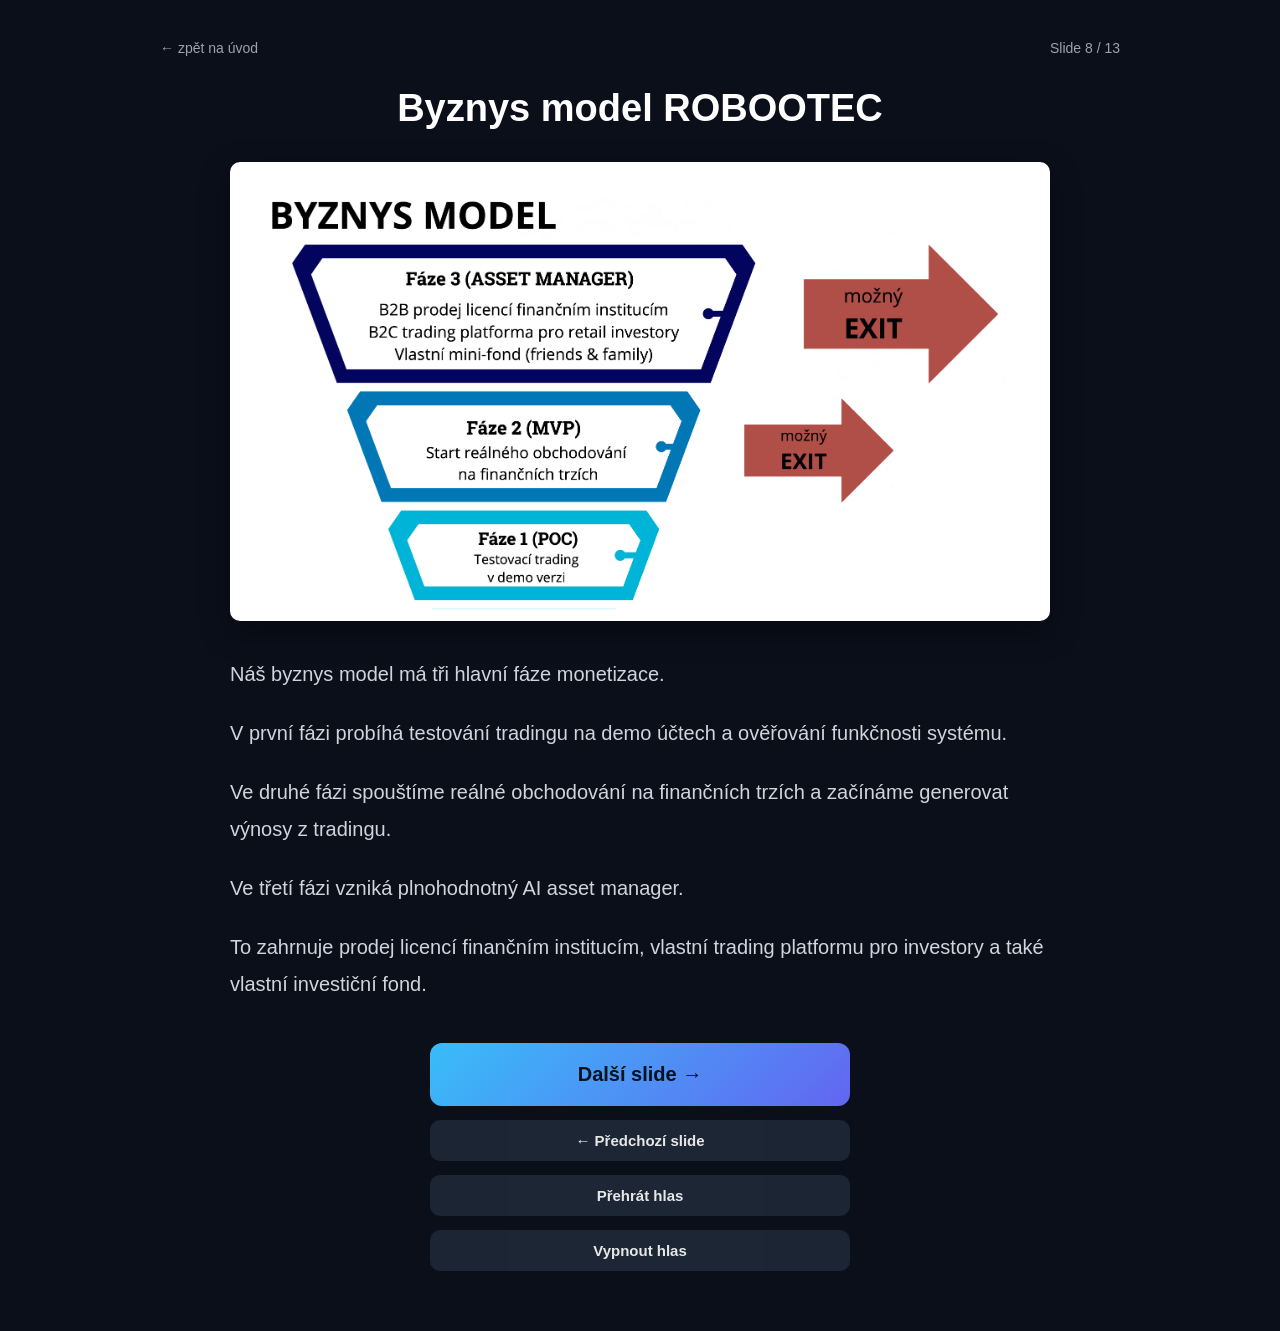
<file: slides/slide8.html>
<!DOCTYPE html>
<html lang="cs">

<head>
<meta charset="UTF-8">
<meta name="viewport" content="width=device-width, initial-scale=1.0">
<title>ROBOOTEC.AI — Slide 8</title>
<link rel="stylesheet" href="../style.css">
</head>

<body class="slide-page">

<div class="slide-container">

<div class="slide-header">
<a href="../index.html" class="back-link">← zpět na úvod</a>
<div class="slide-counter">Slide 8 / 13</div>
</div>

<h1 class="slide-title-main">
Byznys model ROBOOTEC
</h1>

<img src="slide8.jpg" class="slide-image" alt="Slide 8">

<div class="slide-description">

<p>
Náš byznys model má tři hlavní fáze monetizace.
</p>

<p>
V první fázi probíhá testování tradingu na demo účtech a ověřování funkčnosti systému.
</p>

<p>
Ve druhé fázi spouštíme reálné obchodování na finančních trzích a začínáme generovat výnosy z tradingu.
</p>

<p>
Ve třetí fázi vzniká plnohodnotný AI asset manager.
</p>

<p>
To zahrnuje prodej licencí finančním institucím, vlastní trading platformu pro investory a také vlastní investiční fond.
</p>

</div>

<div class="slide-buttons">

<a href="slide7.html" class="btn btn-secondary">
← Předchozí slide
</a>

<button onclick="playVoice()" class="btn btn-secondary">
Přehrát hlas
</button>

<button onclick="stopVoice()" class="btn btn-secondary">
Vypnout hlas
</button>

<a href="slide9.html" class="btn btn-primary">
Další slide →
</a>

</div>

</div>

<script src="../voice.js"></script>

<script>
const text = document.querySelector(".slide-description").innerText;

function playVoice(){
speakText(text);
}
</script>

</body>
</html>
</file>
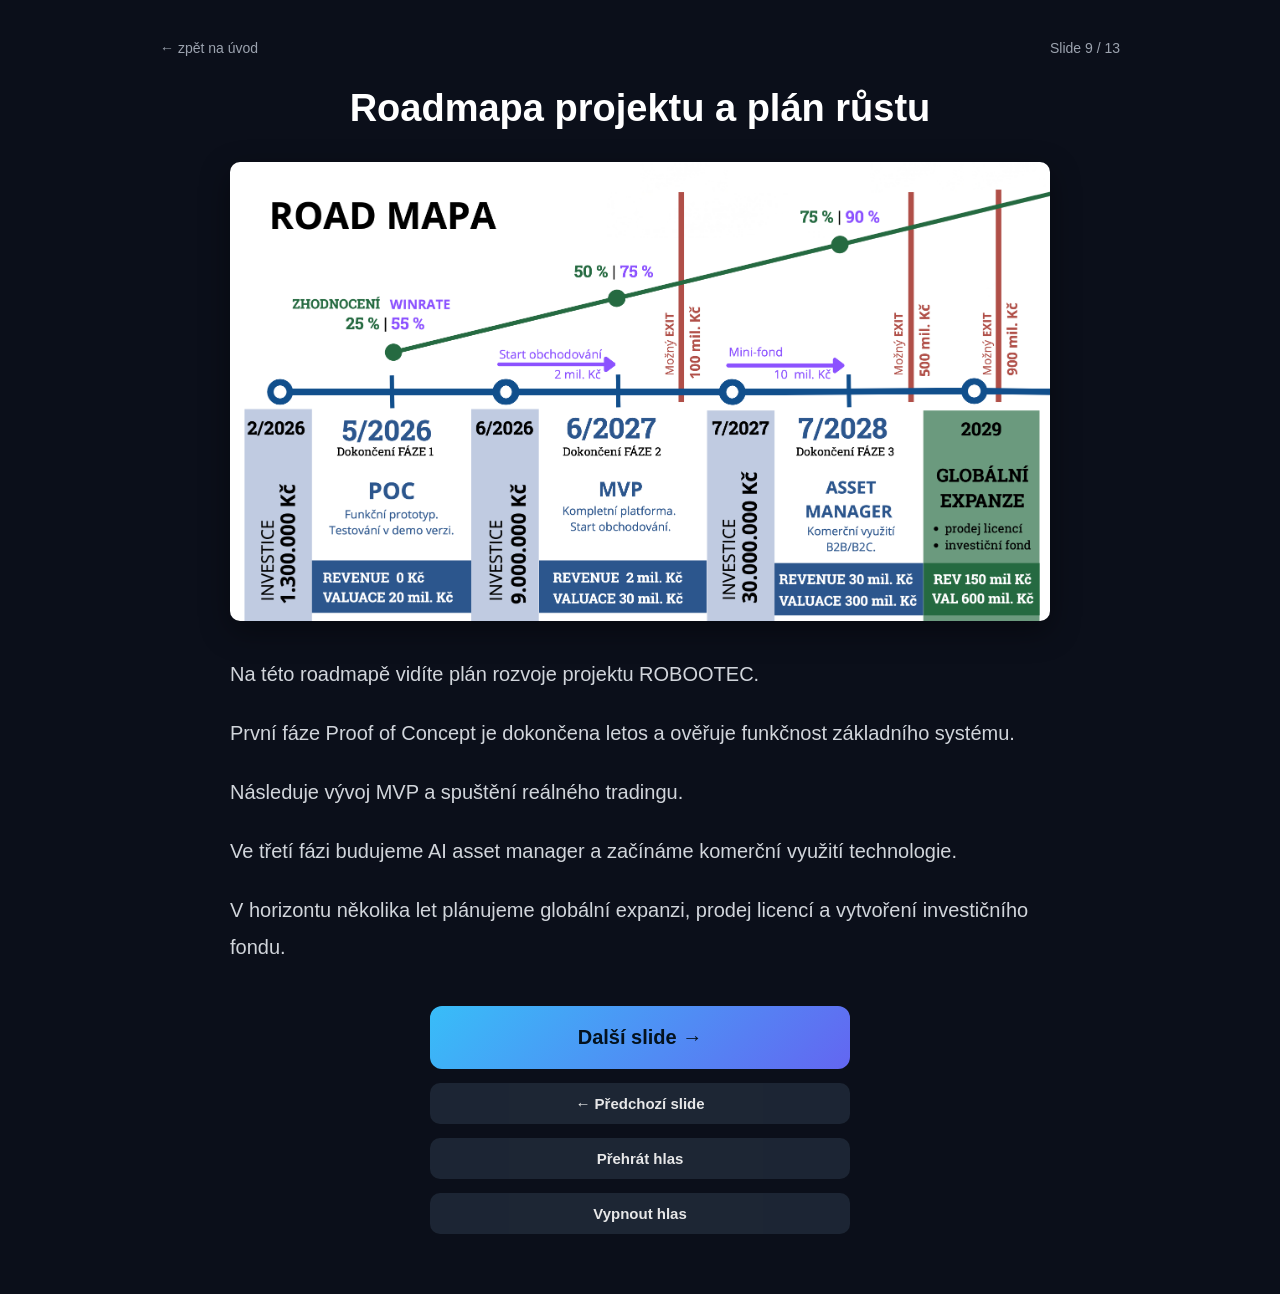
<file: slides/slide9.html>
<!DOCTYPE html>
<html lang="cs">

<head>
<meta charset="UTF-8">
<meta name="viewport" content="width=device-width, initial-scale=1.0">
<title>ROBOOTEC.AI — Slide 9</title>
<link rel="stylesheet" href="../style.css">
</head>

<body class="slide-page">

<div class="slide-container">

<div class="slide-header">
<a href="../index.html" class="back-link">← zpět na úvod</a>
<div class="slide-counter">Slide 9 / 13</div>
</div>

<h1 class="slide-title-main">
Roadmapa projektu a plán růstu
</h1>

<img src="slide9.jpg" class="slide-image" alt="Slide 9">

<div class="slide-description">

<p>
Na této roadmapě vidíte plán rozvoje projektu ROBOOTEC.
</p>

<p>
První fáze Proof of Concept je dokončena letos a ověřuje funkčnost základního systému.
</p>

<p>
Následuje vývoj MVP a spuštění reálného tradingu.
</p>

<p>
Ve třetí fázi budujeme AI asset manager a začínáme komerční využití technologie.
</p>

<p>
V horizontu několika let plánujeme globální expanzi, prodej licencí a vytvoření investičního fondu.
</p>

</div>

<div class="slide-buttons">

<a href="slide8.html" class="btn btn-secondary">
← Předchozí slide
</a>

<button onclick="playVoice()" class="btn btn-secondary">
Přehrát hlas
</button>

<button onclick="stopVoice()" class="btn btn-secondary">
Vypnout hlas
</button>

<a href="slide10.html" class="btn btn-primary">
Další slide →
</a>

</div>

</div>

<script src="../voice.js"></script>

<script>
const text = document.querySelector(".slide-description").innerText;

function playVoice(){
speakText(text);
}
</script>

</body>
</html>
</file>
<file: style.css>
:root{
  --bg:#07111f;
  --bg2:#0b1628;
  --panel:rgba(15,23,42,0.72);
  --line:rgba(255,255,255,0.08);
  --text:#f5f7fb;
  --muted:#b7c2d9;
  --accent:#38bdf8;
  --accent2:#6366f1;
  --shadow:0 20px 60px rgba(0,0,0,0.35);
}

*{
  box-sizing:border-box;
}

html,body{
  margin:0;
  padding:0;
  font-family:"Inter", Arial, Helvetica, sans-serif;
  color:var(--text);
  background:
    radial-gradient(circle at top left, rgba(56,189,248,0.18), transparent 28%),
    radial-gradient(circle at top right, rgba(99,102,241,0.20), transparent 30%),
    linear-gradient(180deg, var(--bg) 0%, var(--bg2) 100%);
}

a{
  text-decoration:none;
  color:inherit;
}

/* ---------- LANDING PAGE ---------- */

.landing-page{
  min-height:100vh;
  overflow-x:hidden;
  position:relative;
  background:
    radial-gradient(circle at 16% 18%, rgba(79,124,255,0.18), transparent 22%),
    radial-gradient(circle at 84% 18%, rgba(0,229,255,0.14), transparent 22%),
    linear-gradient(180deg, #0a0f1a 0%, #101827 100%);
}

.landing-page::before,
.landing-page::after{
  content:"";
  position:fixed;
  border-radius:999px;
  filter:blur(90px);
  pointer-events:none;
  opacity:0.28;
}

.landing-page::before{
  width:220px;
  height:220px;
  background:rgba(79,124,255,0.28);
  top:8%;
  left:-40px;
}

.landing-page::after{
  width:240px;
  height:240px;
  background:rgba(0,229,255,0.18);
  top:18%;
  right:-50px;
}

.landing-wrapper{
  min-height:100vh;
  display:flex;
  align-items:center;
  justify-content:center;
  padding:40px 20px;
}

.landing-card{
  width:100%;
  max-width:860px;
  margin:auto;
  text-align:center;
  background:var(--panel);
  border:1px solid var(--line);
  border-radius:20px;
  padding:56px 42px;
  box-shadow:var(--shadow);
  backdrop-filter:blur(12px);
}

.landing-badge{
  display:inline-block;
  padding:10px 16px;
  border-radius:999px;
  background:rgba(79,124,255,0.14);
  border:1px solid rgba(79,124,255,0.25);
  color:#dbe8ff;
  font-size:14px;
  margin-bottom:24px;
}

.landing-title-main{
  margin:0 auto;
  max-width:760px;
  font-size:56px;
  line-height:1.05;
  letter-spacing:-0.03em;
}

.landing-subtitle-main{
  margin:24px auto 0;
  max-width:720px;
  font-size:19px;
  line-height:1.75;
  color:#cbd5e1;
}

.landing-founder-box{
  margin:30px auto 0;
  max-width:720px;
  background:rgba(255,255,255,0.03);
  border:1px solid rgba(255,255,255,0.08);
  border-radius:16px;
  padding:22px 24px;
}

.landing-founder-text{
  margin:0 0 12px 0;
  font-size:17px;
  line-height:1.8;
  color:#e5edf9;
}

.landing-buttons{
  margin-top:34px;
  display:flex;
  justify-content:center;
  gap:16px;
  flex-wrap:wrap;
}

.landing-footer{
  margin-top:28px;
  font-size:14px;
  color:#9ca3af;
  letter-spacing:0.08em;
  text-transform:uppercase;
}

/* ---------- BUTTONS ---------- */

.btn{
  display:inline-flex;
  align-items:center;
  justify-content:center;
  padding:14px 22px;
  border-radius:10px;
  border:none;
  cursor:pointer;
  font-size:16px;
  font-weight:700;
  transition:transform .18s ease, opacity .18s ease;
}

.btn:hover{
  transform:translateY(-1px);
}

.btn-primary{
  background:linear-gradient(135deg, #38bdf8, #6366f1);
  color:#04121d;
}

.btn-secondary{
  background:#1f2937;
  color:white;
}

/* ---------- SLIDES ---------- */

.slide-page{
  margin:0;
  background:#0b0f1a;
  color:white;
  font-family:Arial, Helvetica, sans-serif;
}

.slide-container{
  max-width:1000px;
  margin:auto;
  padding:40px 20px 60px;
}

.slide-header{
  display:flex;
  justify-content:space-between;
  align-items:center;
  margin-bottom:30px;
  color:#9ca3af;
  font-size:14px;
}

.back-link{
  color:#9ca3af;
}

.back-link:hover{
  color:white;
}

.slide-counter{
  color:#9ca3af;
}

.slide-title-main{
  text-align:center;
  font-size:38px;
  line-height:1.2;
  margin-bottom:30px;
}

.slide-image{
  width:100%;
  max-width:820px;
  display:block;
  margin:0 auto 35px auto;
  border-radius:10px;
  box-shadow:0 10px 30px rgba(0,0,0,0.4);
}

.slide-description{
  max-width:820px;
  margin:0 auto;
  font-size:20px;
  line-height:1.85;
  color:#d1d5db;
}

.slide-description p{
  margin:0 0 22px 0;
}

.slide-buttons{
  margin-top:40px;
  display:flex;
  flex-direction:column;
  align-items:center;
  gap:14px;
  width:100%;
  max-width:420px;
  margin-left:auto;
  margin-right:auto;
}
.slide-buttons .btn-primary{
  order:-1;
  font-size:20px;
  padding:20px 36px;
  border-radius:12px;
  width:100%;
}

.slide-buttons .btn-secondary{
  font-size:15px;
  padding:12px 20px;
  opacity:0.9;
  width:100%;
}

/* ---------- MOBILE ---------- */

@media (max-width:768px){

  .landing-wrapper{
    align-items:flex-start;
    padding:28px 16px 40px;
  }

  .landing-card{
    padding:32px 20px;
  }

  .landing-title-main{
    font-size:38px;
  }

  .landing-subtitle-main{
    font-size:18px;
    line-height:1.7;
  }

  .landing-founder-text{
    font-size:16px;
  }

  .landing-buttons{
    flex-direction:column;
  }

  .btn{
    width:100%;
  }

  .slide-container{
    padding:28px 16px 40px;
  }

  .slide-header{
    flex-direction:column;
    align-items:flex-start;
    gap:10px;
  }

  .slide-title-main{
    font-size:30px;
  }

  .slide-description{
    font-size:18px;
  }
}
</file>
